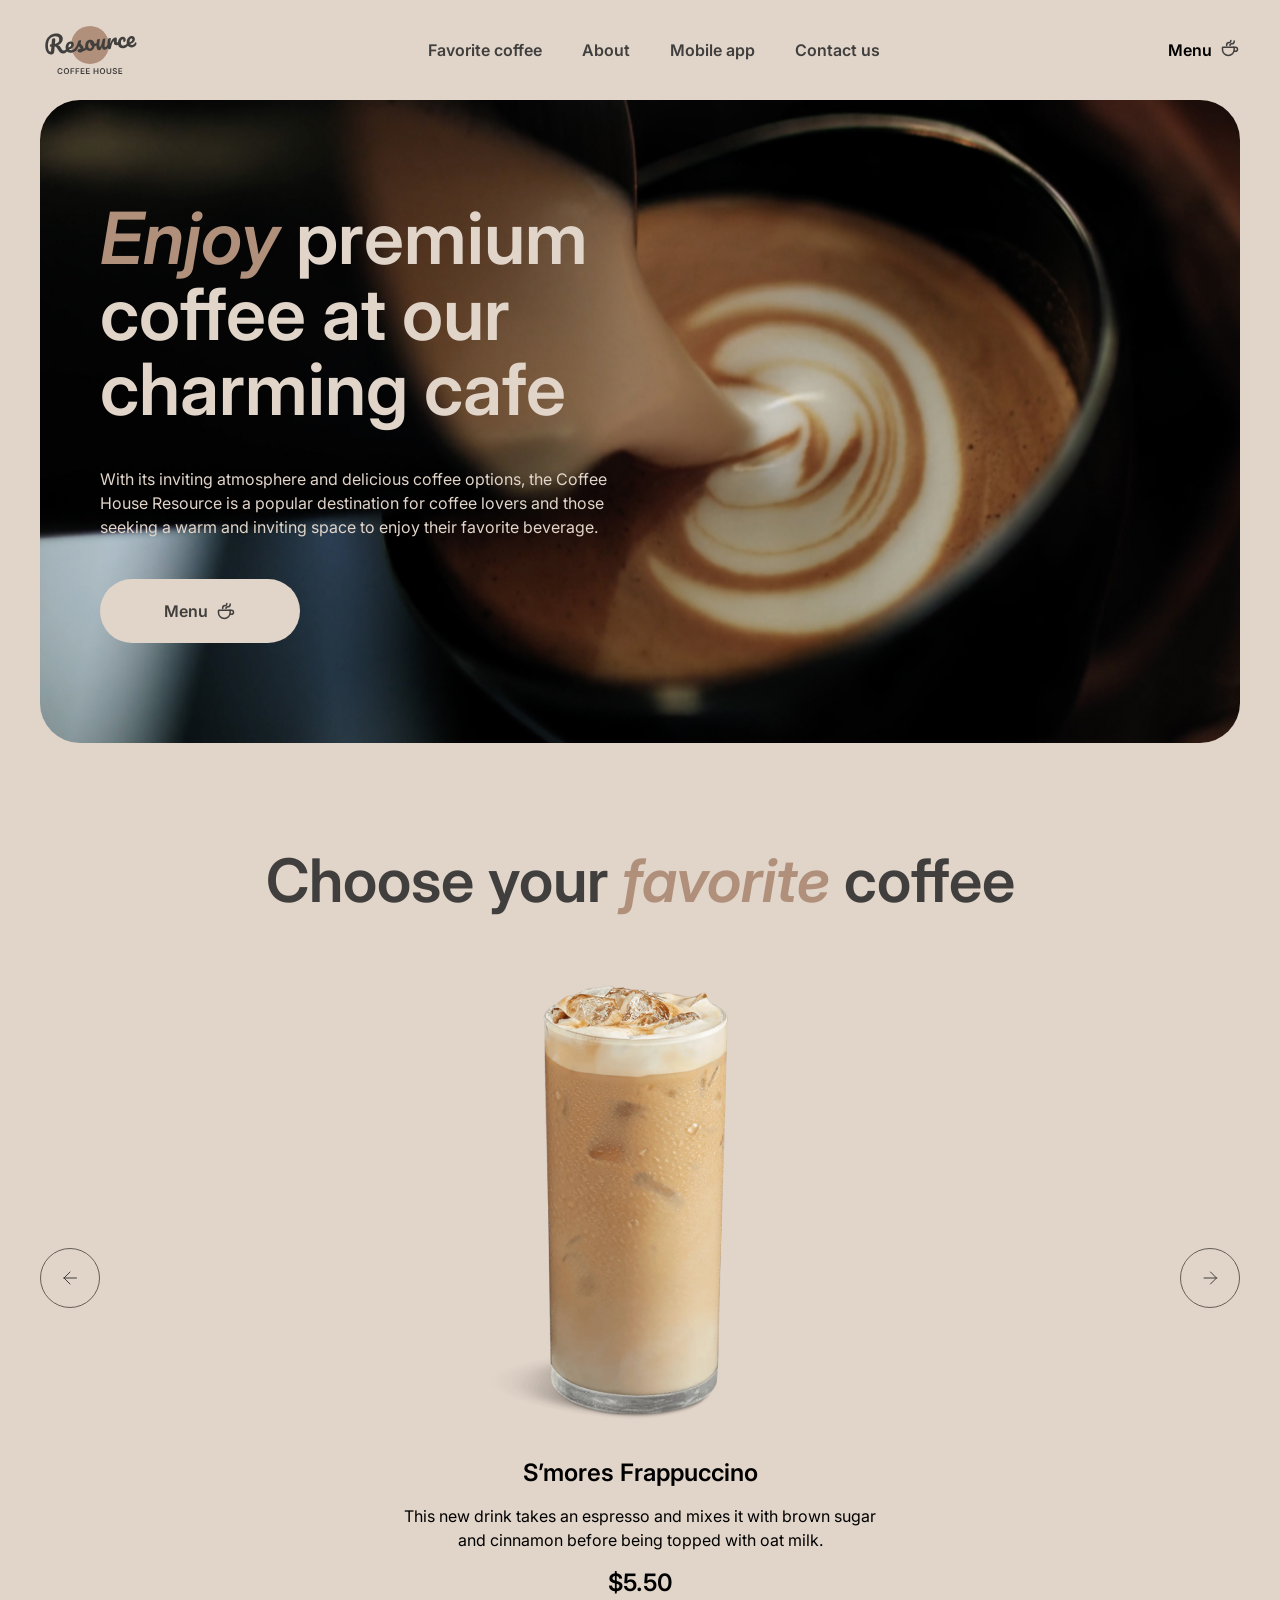
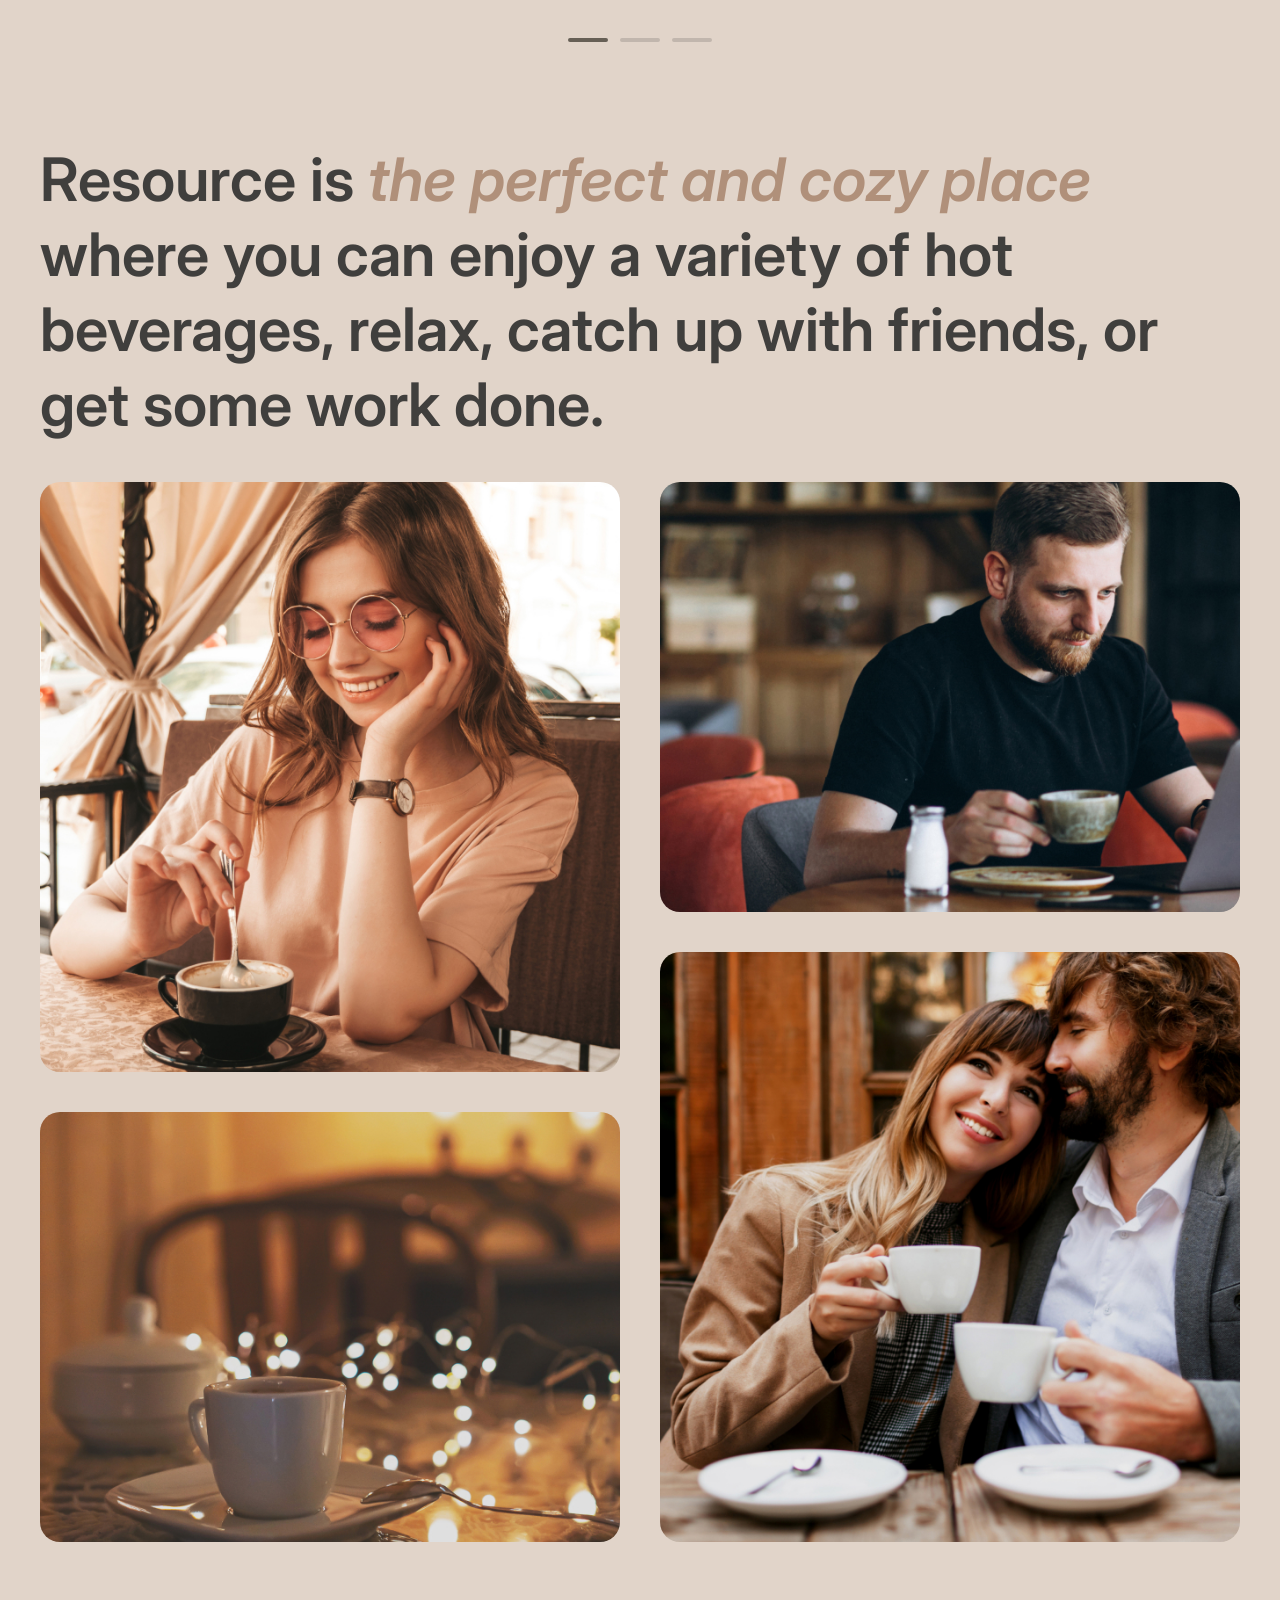
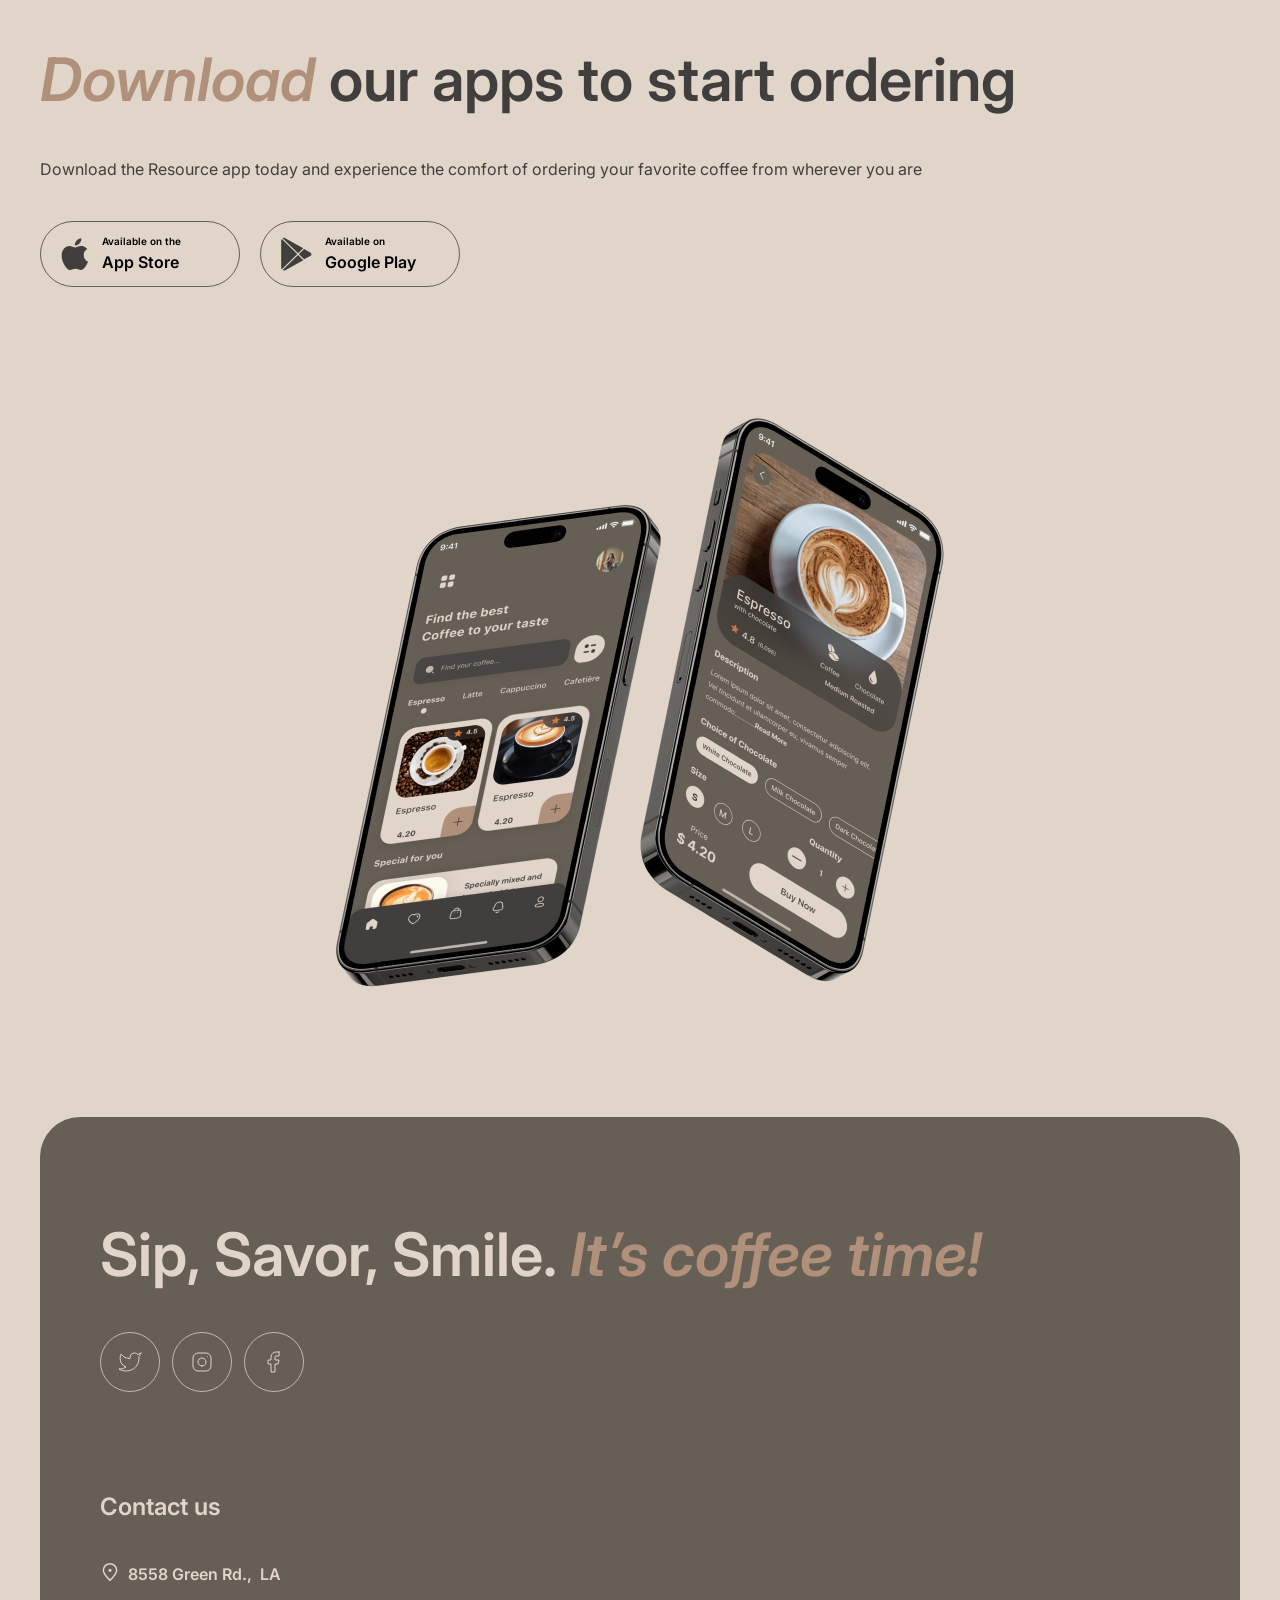
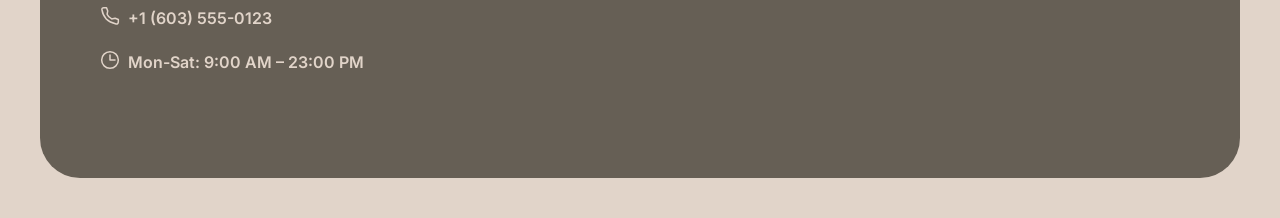
<file: home/index.html>
<!DOCTYPE html>
<html lang="en">

<head>
  <meta charset="UTF-8">
  <meta name="viewport" content="width=device-width, initial-scale=1.0">
  <title>Coffe-house</title>
  <link rel="preconnect" href="https://fonts.googleapis.com">
  <link rel="preconnect" href="https://fonts.gstatic.com" crossorigin>
  <link href="https://fonts.googleapis.com/css2?family=Inter:wght@400;600&display=swap" rel="stylesheet">
  <link rel="stylesheet" href="../assets/styles/normalize.css">
  <link rel="stylesheet" href="../assets/styles/common.css">
  <link rel="stylesheet" href="./assets/styles/style.css">
  <link rel="icon" type="image/x-icon" href="../assets/images/coffee-favicon.png">
</head>

<body>
  <div class="container">
    <div class="wrapper">
      <header class="header">
        <a href="../home/index.html" class="header__logo">
          <img src="../assets/images/logo.svg" alt="logo" class="logo__img">
        </a>
        <nav class="header__nav">
          <ul class="nav__ul">
            <li class="nav-ul__li">
              <a href="#favorite-coffee" class="li__a link-and-btn text-underline"> Favorite coffee </a>
            </li>
            <li class="nav-ul__li">
              <a href="#about" class="li__a link-and-btn text-underline"> About </a>
            </li>
            <li class="nav-ul__li">
              <a href="#mobile-app" class="li__a link-and-btn text-underline"> Mobile app </a>
            </li>
            <li class="nav-ul__li">
              <a href="#contact-us" class="li__a link-and-btn text-underline"> Contact us </a>
            </li>
          </ul>
        </nav>
        <a href="../menu/menu.html" class="header__menu text-underline">
          <p class="link-and-btn">Menu</p>
          <img src="../assets/images/coffee-cup.svg" alt="coffee-cup">
        </a>
        <div class="burger transition">
          <span class="burger__line"></span>
          <span class="burger__line"></span>
        </div>
      </header>

      <main class="main">
        <section class="section section-enjoy">
          <div class="video__wrapper">
            <video autoplay muted loop class="coffee__video">
              <source src="./assets/video/video.mp4" type="video/mp4">
              Your browser does not support HTML5 video.
            </video>
          </div>
          <div class="enjoy-content__wrapper">
            <div class="enjoy-content__container">
              <h1 class="heading-1 text-color-light">
                <span class="text-color-accent text-accent">Enjoy</span>
                premium coffee at our charming cafe
              </h1>
              <p class="text-medium text-color-light">With its inviting atmosphere and delicious coffee options, the
                Coffee House Resource is a popular destination for coffee lovers and those seeking a warm and inviting
                space to enjoy their favorite beverage.</p>
              <a href="../menu/menu.html" class="transition menu-btn link-and-btn text-color-dark">
                <p class="menu-btn__p transition">Menu</p>
                <img class="menu-btn__img transition" src="../assets/images/coffee-cup.svg" alt="coffee-cup">
              </a>
            </div>
          </div>
        </section>

        <section class="section section-favorite-coffee" id="favorite-coffee">
          <h2 class="heading-2 text-color-dark">
            Choose your
            <span class="text-accent text-color-accent">favorite</span>
            coffee
          </h2>

          <div class="slider__container">
            <div class="slider__wrapper">

              <div class="btn-left transition">
                <svg width="24" height="24" viewBox="0 0 24 24" fill="none" xmlns="http://www.w3.org/2000/svg">
                  <path class="transition" d="M18.5 12H6M6 12L12 6M6 12L12 18" stroke="#403F3D" stroke-linecap="round"
                    stroke-linejoin="round" />
                </svg>
              </div>

              <div class="row-slider">
                <!-- ONE MORE SLIDE -->
                <div class="slide">
                  <div class="slide__content">
                    <img class="slide__img" src="./assets/images/coffee-slider-1.png" alt="coffee">
                    <div class="slide__description">
                      <h3 class="heading-3">S’mores Frappuccino</h3>
                      <p class="text-medium">This new drink takes an espresso and mixes it with brown sugar and cinnamon
                        before being topped with oat milk.</p>
                      <h3 class="heading-3">$5.50</h3>
                    </div>
                  </div>
                </div>
                <!-- ONE MORE SLIDE -->
              </div>

              <div class="btn-right transition">
                <svg width="24" height="24" viewBox="0 0 24 24" fill="none" xmlns="http://www.w3.org/2000/svg">
                  <path class="transition" d="M6 12H18.5M18.5 12L12.5 6M18.5 12L12.5 18" stroke="#403F3D"
                    stroke-linecap="round" stroke-linejoin="round" />
                </svg>
              </div>

            </div>

            <div class="slider__controls">
              <div class="contols__line contols__line-active"></div>
              <div class="contols__line"></div>
              <div class="contols__line"></div>
            </div>
          </div>
        </section>

        <section class="section section-about" id="about">
          <h2 class="heading-2 text-color-dark">
            Resource is <span class="text-accent text-color-accent">the perfect and cozy place</span> where you can
            enjoy a variety of hot beverages, relax, catch up with friends, or get some work done.
          </h2>
          <div class="about__img-container">
            <figure class="about__figure about__figure-1">
              <img class="about__img transition" src="./assets/images/about-1.jpg" alt="photo">
            </figure>
            <figure class="about__figure about__figure-2">
              <img class="about__img transition" src="./assets/images/about-2.jpg" alt="photo">
            </figure>
            <figure class="about__figure about__figure-3">
              <img class="about__img transition" src="./assets/images/about-3.jpg" alt="photo">
            </figure>
            <figure class="about__figure about__figure-4">
              <img class="about__img transition" src="./assets/images/about-4.jpg" alt="photo">
            </figure>
          </div>
        </section>

        <section class="section section-mobile-app" id="mobile-app">
          <div class="mobile-app__offer">
            <h2 class="heading-2 text-color-dark">
              <span class="text-color-accent text-accent">Download</span> our apps to start ordering
            </h2>
            <p class="text-medium text-color-dark">Download the Resource app today and experience the comfort of
              ordering your favorite coffee from wherever you are</p>
            <div class="btn__wrapper">
              <a class="offer__btn transition" href="#">
                <svg width="28" height="33" viewBox="0 0 28 33" fill="none" xmlns="http://www.w3.org/2000/svg">
                  <path class="transition"
                    d="M22.7073 17.6307C22.6704 13.6324 26.065 11.6872 26.2203 11.5966C24.2977 8.86366 21.3178 8.49026 20.2707 8.46048C17.7679 8.20369 15.3403 9.92062 14.0654 9.92062C12.765 9.92062 10.8017 8.48529 8.68579 8.52747C5.96293 8.56841 3.41566 10.1055 2.0186 12.4923C-0.864579 17.359 1.28572 24.5108 4.04802 28.4446C5.42981 30.3712 7.04444 32.5223 9.15784 32.4466C11.2254 32.3635 11.9978 31.1614 14.4929 31.1614C16.9651 31.1614 17.6903 32.4466 19.8457 32.3983C22.0647 32.3635 23.4618 30.463 24.7952 28.519C26.392 26.3108 27.0333 24.1362 27.0588 24.0245C27.0066 24.0071 22.7493 22.4229 22.7073 17.6307Z"
                    fill="#403F3D" />
                  <path class="transition"
                    d="M18.6357 5.87268C19.7477 4.51675 20.5086 2.67205 20.2974 0.800049C18.6879 0.86952 16.675 1.88554 15.5159 3.21169C14.4903 4.38029 13.5742 6.29571 13.8109 8.097C15.6189 8.2285 17.4753 7.20752 18.6357 5.87268Z"
                    fill="#403F3D" />
                </svg>

                <div class="btn-text__wrapper">
                  <p class="text-caption">Available on the</p>
                  <p class="link-and-btn">App Store</p>
                </div>
              </a>
              <a class="offer__btn transition" href="#">
                <svg width="31" height="34" viewBox="0 0 31 34" fill="none" xmlns="http://www.w3.org/2000/svg">
                  <path class="transition"
                    d="M0.755796 2.20297C0.393349 2.57289 0.183594 3.14884 0.183594 3.89471V30.4994C0.183594 31.2453 0.393349 31.8212 0.755796 32.1911L0.845252 32.2723L16.1359 17.37V17.0181L0.845252 2.11575L0.755796 2.20297Z"
                    fill="#403F3D" />
                  <path class="transition"
                    d="M23.0776 22.34L17.9863 17.37V17.0181L23.0837 12.0482L23.1979 12.1128L29.2345 15.4617C30.9573 16.4121 30.9573 17.976 29.2345 18.9324L23.1979 22.2753L23.0776 22.34Z"
                    fill="#403F3D" />
                  <path class="transition"
                    d="M22.2733 23.2007L17.0617 18.1195L1.68164 33.1166C2.25384 33.7031 3.18695 33.7737 4.24807 33.1873L22.2733 23.2007Z"
                    fill="#403F3D" />
                  <path class="transition"
                    d="M22.2733 11.1876L4.24807 1.20103C3.18695 0.620579 2.25384 0.691254 1.68164 1.27772L17.0617 16.2688L22.2733 11.1876Z"
                    fill="#403F3D" />
                </svg>
                <div class="btn-text__wrapper">
                  <p class="text-caption">Available on</p>
                  <p class="link-and-btn">Google Play</p>
                </div>
              </a>
            </div>
          </div>
          <div class="mobile-app__mobile-screen">
            <img src="./assets/images/mobile-screens.png" alt="mobile screen">
          </div>
        </section>
      </main>

      <footer class="footer" id="contact-us">
        <div class="footer__offer">
          <div class="offer__title">
            <h2 class="text-color-light heading-2">Sip, Savor, Smile.
              <span class="text-color-accent text-accent">
                It’s coffee time!
              </span>
            </h2>
          </div>
          <div class="offer__socials">
            <a class="socials__btn transition" target="_blank" href="https://twitter.com/">
              <svg class="socials__svg" width="24" height="24" viewBox="0 0 24 24" fill="none"
                xmlns="http://www.w3.org/2000/svg">
                <path
                  d="M23 3.01006C23 3.01006 20.9821 4.20217 19.86 4.54006C19.2577 3.84757 18.4573 3.35675 17.567 3.13398C16.6767 2.91122 15.7395 2.96725 14.8821 3.29451C14.0247 3.62177 13.2884 4.20446 12.773 4.96377C12.2575 5.72309 11.9877 6.62239 12 7.54006V8.54006C10.2426 8.58562 8.50127 8.19587 6.93101 7.4055C5.36074 6.61513 4.01032 5.44869 3 4.01006C3 4.01006 -1 13.0101 8 17.0101C5.94053 18.408 3.48716 19.109 1 19.0101C10 24.0101 21 19.0101 21 7.51006C20.9991 7.23151 20.9723 6.95365 20.92 6.68006C21.9406 5.67355 23 3.01006 23 3.01006Z"
                  stroke="#E1D4C9" stroke-linecap="round" stroke-linejoin="round" />
              </svg>
            </a>
            <a class="socials__btn transition" target="_blank" href="https://www.instagram.com/">
              <svg class="socials__svg" width="24" height="24" viewBox="0 0 24 24" fill="none"
                xmlns="http://www.w3.org/2000/svg">
                <path
                  d="M12 16C14.2091 16 16 14.2091 16 12C16 9.79086 14.2091 8 12 8C9.79086 8 8 9.79086 8 12C8 14.2091 9.79086 16 12 16Z"
                  stroke="#E1D4C9" stroke-linecap="round" stroke-linejoin="round" />
                <path
                  d="M3 16V8C3 5.23858 5.23858 3 8 3H16C18.7614 3 21 5.23858 21 8V16C21 18.7614 18.7614 21 16 21H8C5.23858 21 3 18.7614 3 16Z"
                  stroke="#E1D4C9" />
                <path d="M17.5 6.51L17.51 6.49889" stroke="#E1D4C9" stroke-linecap="round" stroke-linejoin="round" />
              </svg>
            </a>
            <a class="socials__btn transition" target="_blank" href="https://www.facebook.com/">
              <svg class="socials__svg" width="24" height="24" viewBox="0 0 24 24" fill="none"
                xmlns="http://www.w3.org/2000/svg">
                <path
                  d="M17 2H14C12.6739 2 11.4021 2.52678 10.4645 3.46447C9.52678 4.40215 9 5.67392 9 7V10H6V14H9V22H13V14H16L17 10H13V7C13 6.73478 13.1054 6.48043 13.2929 6.29289C13.4804 6.10536 13.7348 6 14 6H17V2Z"
                  stroke="#E1D4C9" stroke-linecap="round" stroke-linejoin="round" />
              </svg>
            </a>
          </div>
        </div>
        <div class="footer__contact-us">
          <h3 class="text-color-light heading-3">Contact us</h3>
          <div class="contacts__container">
            <a target="_blank" href="https://maps.app.goo.gl/w24gxHsKRTri7NN66" class="contact__item text-underline">
              <img src="../assets/images/pin-alt.svg" alt="pin-alt">
              <p class="link-and-btn">
                8558 Green Rd.,&nbsp; LA
              </p>
            </a>
            <a href="tel:+16035550123" class="contact__item text-underline">
              <img src="../assets/images/phone.svg" alt="phone">
              <p class="link-and-btn">+1 (603) 555-0123</p>
            </a>
            <a class="contact__item text-underline">
              <img src="../assets/images/clock.svg" alt="clock">
              <p class="link-and-btn">
                Mon-Sat: 9:00 AM – 23:00 PM
              </p>
            </a>
          </div>
        </div>
      </footer>
    </div>
  </div>
</body>

</html>
</file>
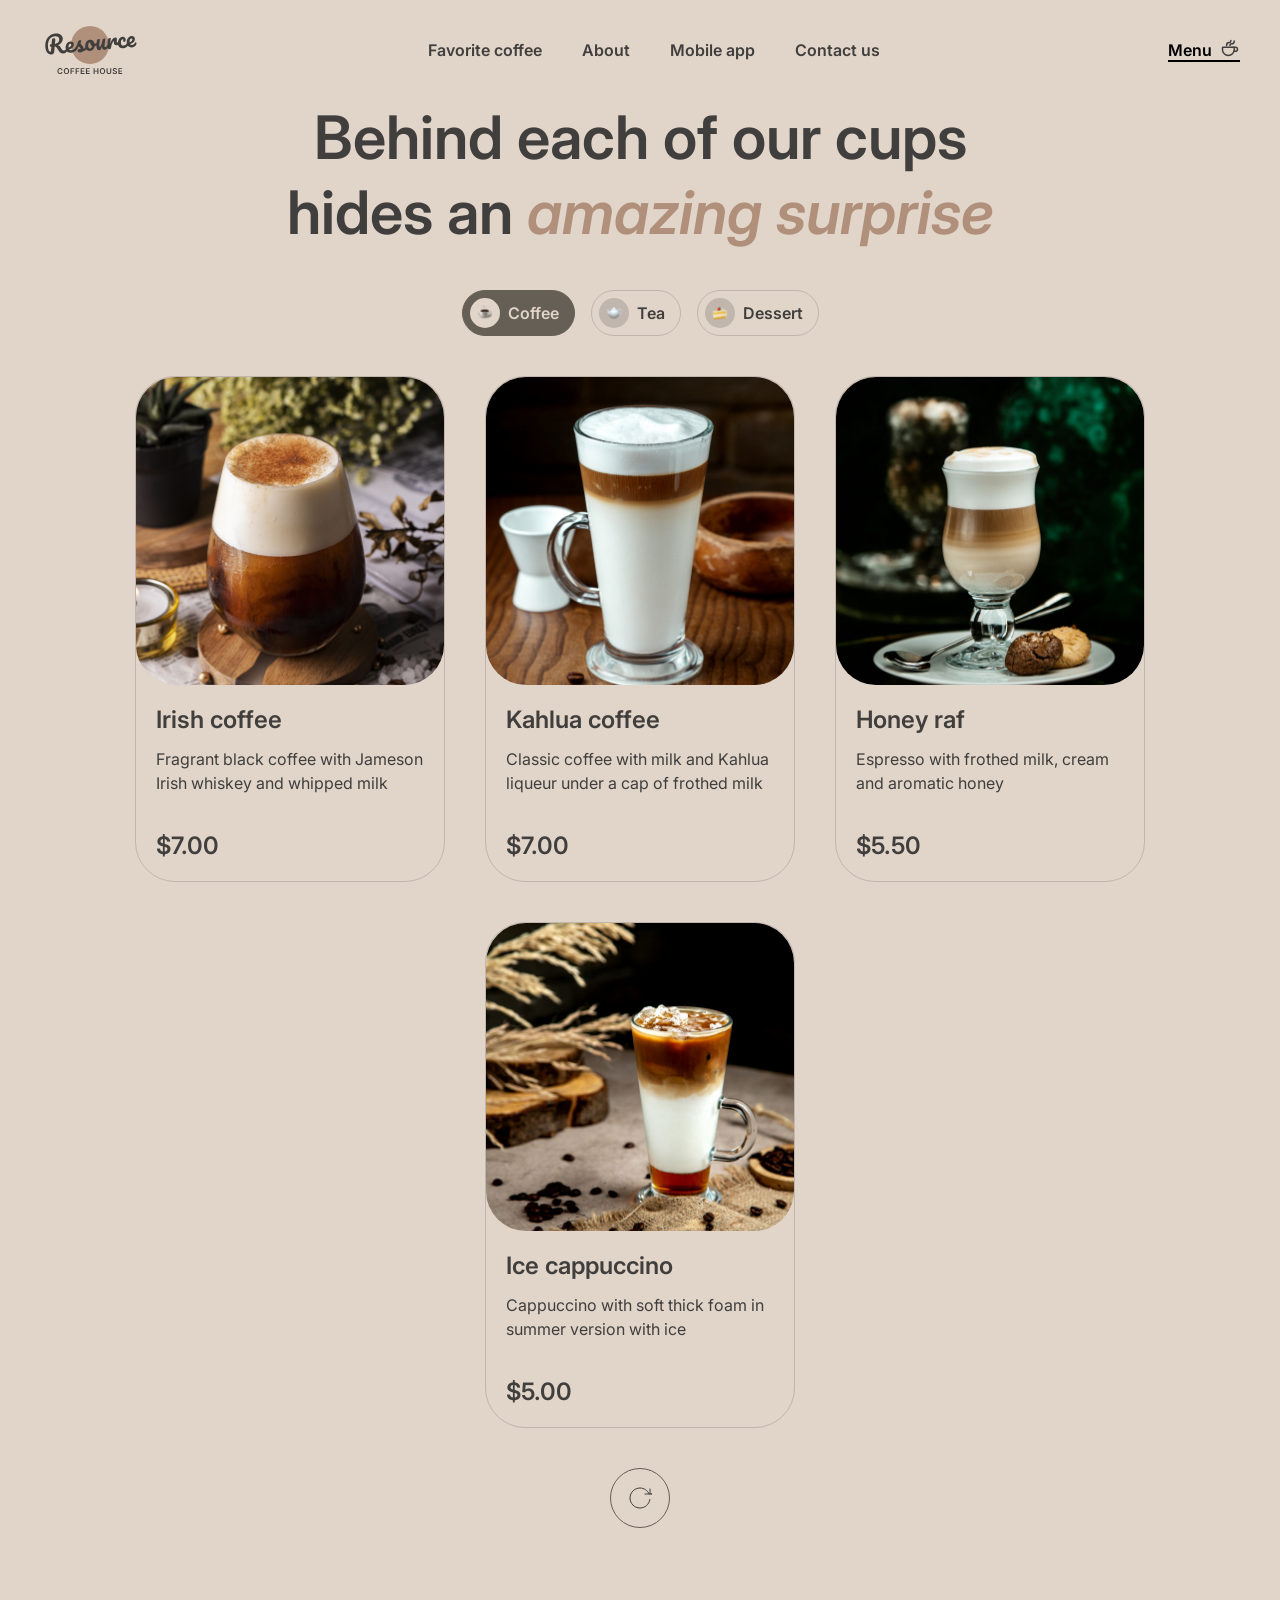
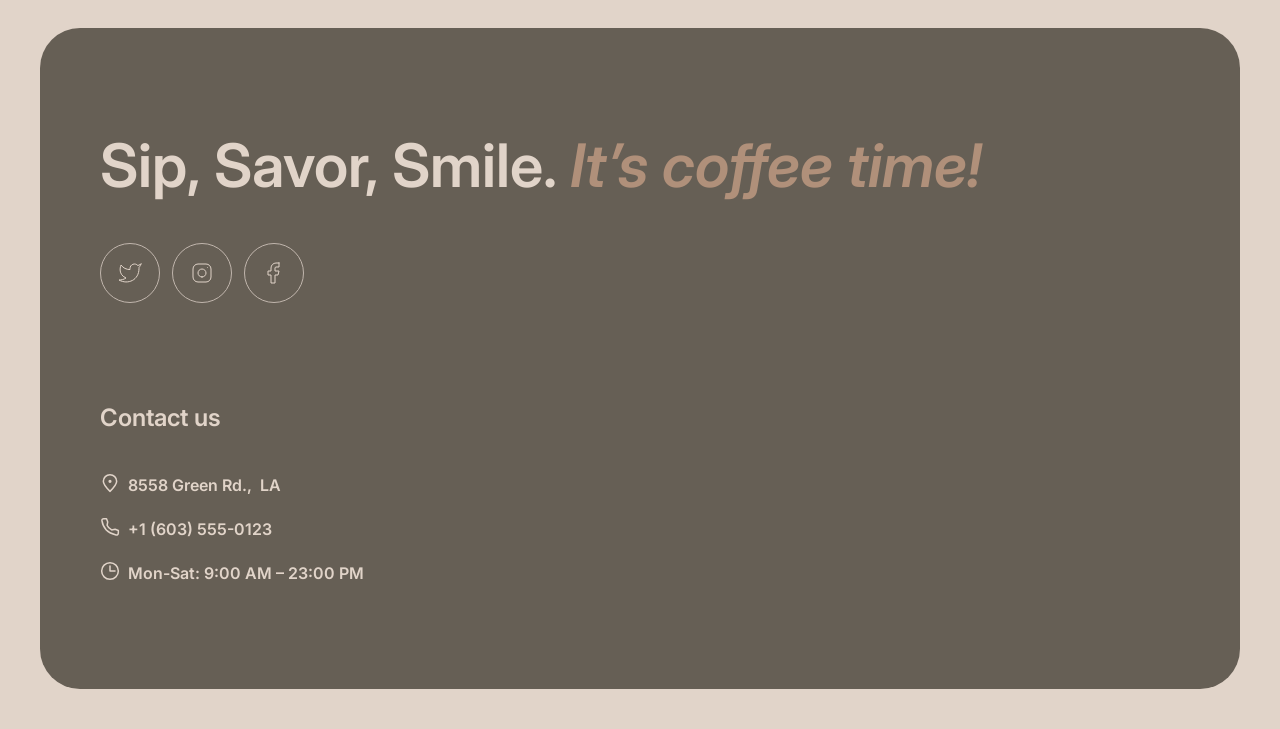
<file: menu/menu.html>
<!DOCTYPE html>
<html lang="en">

<head>
  <meta charset="UTF-8">
  <meta name="viewport" content="width=device-width, initial-scale=1.0">
  <title>Coffe-house</title>
  <link rel="preconnect" href="https://fonts.googleapis.com">
  <link rel="preconnect" href="https://fonts.gstatic.com" crossorigin>
  <link href="https://fonts.googleapis.com/css2?family=Inter:wght@400;600&display=swap" rel="stylesheet">
  <link rel="stylesheet" href="../assets/styles/normalize.css">
  <link rel="stylesheet" href="../assets/styles/common.css">
  <link rel="stylesheet" href="./assets/styles/style.css">
  <link rel="icon" type="image/x-icon" href="../assets/images/coffee-favicon.png">
</head>

<body>
  <div class="container">
    <div class="wrapper">
      <header class="header">
        <a href="../home/index.html" class="header__logo">
          <img src="../assets/images/logo.svg" alt="logo" class="logo__img">
        </a>
        <nav class="header__nav">
          <ul class="nav__ul">
            <li class="nav-ul__li">
              <a href="../home/index.html#favorite-coffee" class="li__a link-and-btn text-underline"> Favorite coffee
              </a>
            </li>
            <li class="nav-ul__li">
              <a href="../home/index.html#about" class="li__a link-and-btn text-underline"> About </a>
            </li>
            <li class="nav-ul__li">
              <a href="../home/index.html#mobile-app" class="li__a link-and-btn text-underline"> Mobile app </a>
            </li>
            <li class="nav-ul__li">
              <a href="#contact-us" class="li__a link-and-btn text-underline"> Contact us </a>
            </li>
          </ul>
        </nav>
        <a href="../menu/menu.html" style="pointer-events: none;"
          class="header__menu header__menu-active text-underline">
          <p class="link-and-btn">Menu</p>
          <img src="../assets/images/coffee-cup.svg" alt="coffee-cup">
        </a>
        <div class="burger transition">
          <span class="burger__line"></span>
          <span class="burger__line"></span>
        </div>
      </header>

      <main class="main section">
        <h1 class="heading-2 text-color-dark">Behind each of our cups hides an <span
            class="text-accent text-color-accent">amazing surprise</span></h1>
        <div class="menu__container">
          <div class="menu__btns">
            <div class="menu__btn transition menu__btn-active">
              <figure class="menu-btn__figure">
                <img class="menu-btn__img" src="./assets/images/coffee.svg" alt="icon">
              </figure>
              <p class="menu-btn__p link-and-btn">Coffee</p>
            </div>

            <div class="menu__btn transition">
              <figure class="menu-btn__figure">
                <img class="menu-btn__img" src="./assets/images/tea.svg" alt="icon">
              </figure>
              <p class="menu-btn__p link-and-btn">Tea</p>
            </div>

            <div class="menu__btn transition">
              <figure class="menu-btn__figure">
                <img class="menu-btn__img" src="./assets/images/dessert.svg" alt="icon">
              </figure>
              <p class="menu-btn__p link-and-btn">Dessert</p>
            </div>
          </div>

          <div class="menu__cards">
            <div class="menu__card text-color-dark">
              <figure class="card__figure">
                <img class="card__img transition" src="./assets/images/coffee-1.jpg" alt="card">
              </figure>
              <div class="card__description">
                <div class="card-description__text">
                  <h2 class="heading-3">Irish coffee</h2>
                  <p class="text-medium">Fragrant black coffee with Jameson Irish whiskey and whipped milk</p>
                </div>
                <h2 class="heading-3">$7.00</h2>
              </div>
            </div>
            <div class="menu__card text-color-dark">
              <figure class="card__figure">
                <img class="card__img transition" src="./assets/images/coffee-2.jpg" alt="card">
              </figure>
              <div class="card__description">
                <div class="card-description__text">
                  <h2 class="heading-3">Kahlua coffee</h2>
                  <p class="text-medium">Classic coffee with milk and Kahlua liqueur under a cap of frothed milk</p>
                </div>
                <h2 class="heading-3">$7.00</h2>
              </div>
            </div>
            <div class="menu__card text-color-dark">
              <figure class="card__figure">
                <img class="card__img transition" src="./assets/images/coffee-3.jpg" alt="card">
              </figure>
              <div class="card__description">
                <div class="card-description__text">
                  <h2 class="heading-3">Honey raf</h2>
                  <p class="text-medium">Espresso with frothed milk, cream and aromatic honey</p>
                </div>
                <h2 class="heading-3">$5.50</h2>
              </div>
            </div>
            <div class="menu__card text-color-dark">
              <figure class="card__figure">
                <img class="card__img transition" src="./assets/images/coffee-4.jpg" alt="card">
              </figure>
              <div class="card__description">
                <div class="card-description__text">
                  <h2 class="heading-3">Ice cappuccino</h2>
                  <p class="text-medium">Cappuccino with soft thick foam in summer version with ice</p>
                </div>
                <h2 class="heading-3">$5.00</h2>
              </div>
            </div>
            <div class="menu__card text-color-dark">
              <figure class="card__figure">
                <img class="card__img transition" src="./assets/images/coffee-5.jpg" alt="card">
              </figure>
              <div class="card__description">
                <div class="card-description__text">
                  <h2 class="heading-3">Espresso</h2>
                  <p class="text-medium">Classic black coffee</p>
                </div>
                <h2 class="heading-3">$4.50</h2>
              </div>
            </div>
            <div class="menu__card text-color-dark">
              <figure class="card__figure">
                <img class="card__img transition" src="./assets/images/coffee-6.jpg" alt="card">
              </figure>
              <div class="card__description">
                <div class="card-description__text">
                  <h2 class="heading-3">Latte</h2>
                  <p class="text-medium">Espresso coffee with the addition of steamed milk and dense milk foam</p>
                </div>
                <h2 class="heading-3">$5.50</h2>
              </div>
            </div>
            <div class="menu__card text-color-dark">
              <figure class="card__figure">
                <img class="card__img transition" src="./assets/images/coffee-7.jpg" alt="card">
              </figure>
              <div class="card__description">
                <div class="card-description__text">
                  <h2 class="heading-3">Latte macchiato</h2>
                  <p class="text-medium">Espresso with frothed milk and chocolate</p>
                </div>
                <h2 class="heading-3">$5.50</h2>
              </div>
            </div>
            <div class="menu__card text-color-dark">
              <figure class="card__figure">
                <img class="card__img transition" src="./assets/images/coffee-8.jpg" alt="card">
              </figure>
              <div class="card__description">
                <div class="card-description__text">
                  <h2 class="heading-3">Coffee with cognac</h2>
                  <p class="text-medium">Fragrant black coffee with cognac and whipped cream</p>
                </div>
                <h2 class="heading-3">$6.50</h2>
              </div>
            </div>
          </div>
          <div class="refresh-btn">
            <svg class="transition" width="24" height="24" viewBox="0 0 24 24" fill="none"
              xmlns="http://www.w3.org/2000/svg">
              <path
                d="M21.8883 13.5C21.1645 18.3113 17.013 22 12 22C6.47715 22 2 17.5228 2 12C2 6.47715 6.47715 2 12 2C16.1006 2 19.6248 4.46819 21.1679 8"
                stroke="#403F3D" stroke-linecap="round" stroke-linejoin="round" />
              <path d="M17 8h21.4C21.7314 8 22 7.73137 22 7.4V3" stroke="#403F3D" stroke-linecap="round"
                stroke-linejoin="round" />
            </svg>
          </div>
        </div>
      </main>

      <footer class="footer" id="contact-us">
        <div class="footer__offer">
          <div class="offer__title">
            <h2 class="text-color-light heading-2">Sip, Savor, Smile.
              <span class="text-color-accent text-accent">
                It’s coffee time!
              </span>
            </h2>
          </div>
          <div class="offer__socials">
            <a class="socials__btn transition" target="_blank" href="https://twitter.com/">
              <svg class="socials__svg" width="24" height="24" viewBox="0 0 24 24" fill="none"
                xmlns="http://www.w3.org/2000/svg">
                <path
                  d="M23 3.01006C23 3.01006 20.9821 4.20217 19.86 4.54006C19.2577 3.84757 18.4573 3.35675 17.567 3.13398C16.6767 2.91122 15.7395 2.96725 14.8821 3.29451C14.0247 3.62177 13.2884 4.20446 12.773 4.96377C12.2575 5.72309 11.9877 6.62239 12 7.54006V8.54006C10.2426 8.58562 8.50127 8.19587 6.93101 7.4055C5.36074 6.61513 4.01032 5.44869 3 4.01006C3 4.01006 -1 13.0101 8 17.0101C5.94053 18.408 3.48716 19.109 1 19.0101C10 24.0101 21 19.0101 21 7.51006C20.9991 7.23151 20.9723 6.95365 20.92 6.68006C21.9406 5.67355 23 3.01006 23 3.01006Z"
                  stroke="#E1D4C9" stroke-linecap="round" stroke-linejoin="round" />
              </svg>
            </a>
            <a class="socials__btn transition" target="_blank" href="https://www.instagram.com/">
              <svg class="socials__svg" width="24" height="24" viewBox="0 0 24 24" fill="none"
                xmlns="http://www.w3.org/2000/svg">
                <path
                  d="M12 16C14.2091 16 16 14.2091 16 12C16 9.79086 14.2091 8 12 8C9.79086 8 8 9.79086 8 12C8 14.2091 9.79086 16 12 16Z"
                  stroke="#E1D4C9" stroke-linecap="round" stroke-linejoin="round" />
                <path
                  d="M3 16V8C3 5.23858 5.23858 3 8 3H16C18.7614 3 21 5.23858 21 8V16C21 18.7614 18.7614 21 16 21H8C5.23858 21 3 18.7614 3 16Z"
                  stroke="#E1D4C9" />
                <path d="M17.5 6.51L17.51 6.49889" stroke="#E1D4C9" stroke-linecap="round" stroke-linejoin="round" />
              </svg>
            </a>
            <a class="socials__btn transition" target="_blank" href="https://www.facebook.com/">
              <svg class="socials__svg" width="24" height="24" viewBox="0 0 24 24" fill="none"
                xmlns="http://www.w3.org/2000/svg">
                <path
                  d="M17 2H14C12.6739 2 11.4021 2.52678 10.4645 3.46447C9.52678 4.40215 9 5.67392 9 7V10H6V14H9V22H13V14H16L17 10H13V7C13 6.73478 13.1054 6.48043 13.2929 6.29289C13.4804 6.10536 13.7348 6 14 6H17V2Z"
                  stroke="#E1D4C9" stroke-linecap="round" stroke-linejoin="round" />
              </svg>
            </a>
          </div>
        </div>
        <div class="footer__contact-us">
          <h2 class="text-color-light heading-3">Contact us</h2>
          <div class="contacts__container">
            <a target="_blank" href="https://maps.app.goo.gl/w24gxHsKRTri7NN66" class="contact__item text-underline">
              <img src="../assets/images/pin-alt.svg" alt="pin-alt">
              <p class="link-and-btn">
                8558 Green Rd.,&nbsp; LA
              </p>
            </a>
            <a href="tel:+16035550123" class="contact__item text-underline">
              <img src="../assets/images/phone.svg" alt="phone">
              <p class="link-and-btn">+1 (603) 555-0123</p>
            </a>
            <a class="contact__item text-underline">
              <img src="../assets/images/clock.svg" alt="clock">
              <p class="link-and-btn">
                Mon-Sat: 9:00 AM – 23:00 PM
              </p>
            </a>
          </div>
        </div>
      </footer>
    </div>
  </div>
</body>

</html>
</file>
<file: assets/styles/common.css>
@import url('./root.css');

.text-color-dark {
  color: var(--text-color-dark);
}

.text-color-light {
  color: var(--text-color-light);
}

.text-color-accent {
  color: var(--text-color-accent);
}

html {
  font-family: 'Inter', sans-serif;
  scroll-behavior: smooth;
}

.text-accent {
  font-style: italic;
}

.text-underline {
  background-image: linear-gradient(currentColor, currentColor);
  background-position: 50% 100%;
  background-repeat: no-repeat;
  background-size: 0% 2px;
  transition: background-size .3s;
}

.transition {
  transition: all 0.5s;
}

.heading-1 {
  font-size: 72px;
  font-weight: 600;
  line-height: 105%;
}

.heading-2 {
  font-size: 60px;
  font-weight: 600;
  line-height: 125%;
}

.heading-3 {
  font-size: 24px;
  font-weight: 600;
  line-height: 125%;
}

.text-medium {
  font-size: 16px;
  font-weight: 400;
  line-height: 150%;
}

.text-caption {
  font-size: 10px;
  font-weight: 600;
  line-height: 140%;
}

.link-and-btn {
  font-size: 16px;
  font-weight: 600;
  line-height: 150%;
}

.burger-link {
  font-size: 32px;
  font-weight: 600;
  line-height: 125%;
}

.container {
  width: 100%;
  height: 100%;
  background-color: var(--bg-color-body);
}

.wrapper {
  margin: 0 auto;
  max-width: 1440px;
  padding: 0px 40px 40px 40px;
}

/*-------------------------------------------------- HEADER --------------------------------------------------*/

.header {
  display: flex;
  align-items: center;
  justify-content: space-between;
  padding: 20px 0px;
}

.header__nav {
  display: flex;
  align-items: center;
}

.nav__ul {
  display: flex;
  text-align: center;
  gap: 40px;
}

.li__a {
  display: block;
  width: 100%;
  height: 100%;
  color: var(--text-color-dark);
}

.header__menu {
  display: flex;
  gap: 8px;
}

.burger {
  display: none;
  flex-direction: column;
  gap: 6px;
  width: 44px;
  height: 44px;
  align-items: center;
  justify-content: center;
  border-radius: 100px;
  border: 1px solid var(--border-color-dark);
  color: var(--text-color-dark);
}

.burger__line {
  width: 18px;
  border: 1px solid currentColor;
  border-radius: 50px;
}

/*-------------------------------------------------- MAIN --------------------------------------------------*/

.section {
  margin-bottom: 100px;
}

/*-------------------------------------------------- FOOTER --------------------------------------------------*/

.footer {
  display: flex;
  align-items: center;
  gap: 100px;
  padding: 100px;
  background-color: var(--bg-color-container);
  border-radius: 40px;
}

.footer__offer, .footer__contact-us {
  width: 50%;
}

.footer__offer {
  display: flex;
  flex-direction: column;
  gap: 40px;
}

.offer__socials {
  display: flex;
  gap: 12px;
}

.socials__btn {
  padding: 17px;
  background-color: transparent;
  border: 1px solid var(--border-color-light);
  border-radius: 50%;
}

.socials__svg>path {
  transition: stroke 0.3s;
}

.footer__contact-us {
  display: flex;
  flex-direction: column;
  gap: 40px;
}

.contacts__container {
  display: flex;
  flex-direction: column;
  gap: 20px;
}

.contact__item {
  display: flex;
  gap: 8px;
  width: fit-content;
  color: var(--text-color-light);
}

/* Switch off :hover for mobile and tablet */

@media (pointer:fine) and (hover:hover) {

  .text-underline:hover {
    cursor: pointer;
    background-size: 100% 2px;
    transition: background-size .3s;
  }

  .transition:hover {
    transition: all 0.5s;
  }

  .burger:hover {
    cursor: pointer;
    border-color: var(--bg-color-container);
    background-color: var(--bg-color-container);
    color: var(--text-color-light);
  }

  .socials__btn:hover {
    cursor: pointer;
    background-color: var(--bg-color-body);
  }

  .socials__btn:hover .socials__svg>path {
    stroke: var(--text-color-dark);
    transition: stroke 0.3s;
  }

  .contact__item:hover:last-child {
    cursor: default;
    background-size: 0%;
  }

}

/*-------------------------------------------------- MEDIA QUERIES --------------------------------------------------*/

/* for 768px / tablet */
@media(max-width: 1439px) {
  .wrapper {
    max-width: 100vw;
  }

  /*-------------------------------------------------- HEADER --------------------------------------------------*/

  @media(max-width: 900px) {
    .header__nav, .header__menu {
      display: none
    }

    .burger {
      display: flex;
    }
  }

  /*-------------------------------------------------- FOOTER --------------------------------------------------*/

  .footer {
    flex-direction: column;
    padding: 100px 60px 104px 60px;
  }

  .footer__offer, .footer__contact-us {
    width: 100%;
  }

}

/* for 380px / mobile */
@media(max-width: 767px) {
  .wrapper {
    padding: 0px 16px 40px 16px;
  }

  .heading-1 {
    font-size: 42px;
    font-weight: 600;
    line-height: 115%;
  }

  .heading-2 {
    font-size: 32px;
    font-weight: 600;
    line-height: 125%;
  }

  .footer {
    padding: 60px 16px 62px 16px;
    gap: 40px;
  }

}
</file>
<file: home/assets/styles/style.css>
@import url('/assets/styles/root.css');

/*-------------------------------------------------- SECTION - HEADER --------------------------------------------------*/

.section-enjoy {
  display: flex;
  position: relative;
  display: flex;
}

.video__wrapper {
  z-index: 0;
  position: absolute;
  width: 100%;
  height: 100%;
  overflow: hidden;
  background: url(../images/video-bg-image.jpg) no-repeat center center;
  border-radius: 40px;
}

.coffee__video {
  position: absolute;
  top: 50%;
  left: 50%;
  transform: translate(-50%, -50%);
}

.enjoy-content__wrapper {
  z-index: 1;
  padding: 100px;
}

.enjoy-content__container {
  display: flex;
  flex-direction: column;
  gap: 40px;
  max-width: 530px;
}

.menu-btn {
  display: flex;
  position: relative;
  align-items: center;
  justify-content: center;
  border-radius: 100px;
  width: 200px;
  height: 64px;
  background-color: var(--bg-color-body);
}

.menu-btn__p {
  position: absolute;
  left: 78px;
}

.menu-btn__img {
  position: absolute;
  left: 116px;
  opacity: 0;
  height: fit-content;
}

/*-------------------------------------------------- SECTION 1 - FAVORITE COFFEE --------------------------------------------------*/

.section-favorite-coffee {
  display: flex;
  flex-direction: column;
  align-items: center;
  text-align: center;
  gap: 40px;
}

.slider__container {
  width: 100%;
  display: flex;
  flex-direction: column;
  align-items: center;
  gap: 40px;
}

.slider__wrapper {
  display: flex;
  justify-content: center;
  position: relative;
  width: 100%;
}

.btn-left, .btn-right {
  position: absolute;
  top: calc(50% - 30px);
  border: 1px solid var(--border-color-dark);
  border-radius: 100px;
  padding: 17px;
}

.btn-left {
  left: 4px;
}

.btn-right {
  right: 4px;
}

.row-slider {
  width: 1152px;
  display: flex;
  justify-content: center;
}

.slide__content {
  max-width: 480px;
  display: flex;
  flex-direction: column;
  align-items: center;
  text-align: center;
  gap: 20px;
}

.slide__img {
  width: 480px;
  height: 480px;
}

.slide__description {
  display: flex;
  flex-direction: column;
  gap: 16px;
}

.slider__controls {
  display: flex;
  gap: 12px;
}

.contols__line {
  width: 40px;
  border: 2px solid var(--border-color-light);
  border-radius: 100px;
}

.contols__line-active {
  border-color: var(--border-color-dark);
}

/*-------------------------------------------------- SECTION 2 - ABOUT --------------------------------------------------*/

.section-about {
  display: flex;
  flex-direction: column;
  align-items: center;
  gap: 40px;
}

.about__img-container {
  display: grid;
  grid-gap: 40px;
  grid-template-columns: repeat(2, 1fr);
  grid-template-rows: 430px 120px 430px;
}

.about__figure {
  display: flex;
  align-items: center;
  overflow: hidden;
  border-radius: 20px;
}

.about__img {
  width: 100%;
  height: auto;
  object-fit: cover;
  transform: scale(1.1);
}

.about__figure-1 {
  grid-area: 1 / 1 / 3 / 2;
}

.about__figure-2 {
  grid-area: 3 / 1 / 4 / 2;
}

.about__figure-3 {
  grid-area: 1 / 2 / 2 / 3;
}

.about__figure-4 {
  grid-area: 2 / 2 / 4 / 3;
}

/*-------------------------------------------------- SECTION 3 - ABOUT --------------------------------------------------*/

.section-mobile-app {
  display: flex;
  gap: 100px;
  align-items: center;
}

.mobile-app__offer {
  width: 100%;
  display: flex;
  flex-direction: column;
  gap: 40px;
}

.mobile-app__mobile-screen {
  width: 630px;
  height: 630px;
}

.btn__wrapper {
  display: flex;
  gap: 20px;
}

.offer__btn {
  display: flex;
  align-items: center;
  gap: 13px;
  width: 200px;
  padding: 12px 20px;
  border-radius: 100px;
  border: 1px solid var(--border-color-dark);
}

.btn-text__wrapper {
  display: flex;
  flex-direction: column;
  gap: 2px;
}

/* Switch off :hover for mobile and tablet */

@media (pointer:fine) and (hover:hover) {

  .menu-btn:hover>.menu-btn__p {
    left: 64px;
  }

  .menu-btn:hover>.menu-btn__img {
    opacity: 1;
  }

  .btn-left:hover, .btn-right:hover {
    cursor: pointer;
    border-color: var(--bg-color-container);
    background-color: var(--bg-color-container);
  }

  .btn-left:hover>svg>path, .btn-right:hover>svg>path {
    stroke: var(--text-color-light);
  }

  .about__img:hover {
    transform: scale(1);
  }

  .offer__btn:hover {
    border-color: var(--bg-color-container);
    background-color: var(--bg-color-container);
    color: var(--text-color-light);
  }

  .offer__btn:hover>svg>path {
    fill: var(--text-color-light);
  }

}

/*-------------------------------------------------- MEDIA QUERIES --------------------------------------------------*/

/* for 768px / tablet */
@media(max-width: 1439px) {

  /*-------------------------------------------------- SECTION - HEADER --------------------------------------------------*/

  .enjoy-content__wrapper {
    padding: 100px 98px 100px 60px;
  }

  .menu-btn, .menu-btn__p, .menu-btn__img {
    position: static;
  }

  .menu-btn__img {
    opacity: 1;
  }

  .menu-btn {
    gap: 8px;
  }

  /*-------------------------------------------------- SECTION 1 - FAVORITE COFFEE --------------------------------------------------*/

  .btn-left {
    left: 0;
  }

  .btn-right {
    right: 0;
  }

  /*-------------------------------------------------- SECTION 2 - ABOUT --------------------------------------------------*/

  @media(max-width: 1200px) {
    .about__figure {
      grid-area: auto;
    }
  
    .about__figure-2, .about__figure-3 {
      display: none;
    }
  
    .about__img {
      transform: scale(1.05);
    }
  
    .about__img-container {
      grid-template-columns: repeat(1, 100%);
      grid-template-rows: repeat(2, 590px);
    }
  }
 
  /*-------------------------------------------------- SECTION 3 - ABOUT --------------------------------------------------*/

  .section-mobile-app {
    flex-wrap: wrap;
    justify-content: center;
  }
}

/* for 380px / mobile */
@media(max-width: 767px) {

  /*-------------------------------------------------- SECTION - HEADER --------------------------------------------------*/

  .enjoy-content__wrapper {
    padding: 60px 16px;
  }

  /*-------------------------------------------------- SECTION 1 - FAVORITE COFFEE --------------------------------------------------*/

  .btn-left, .btn-right {
    display: none;
  }

  .slide__img {
    width: 348px;
    height: 348px;
  }

  /*-------------------------------------------------- SECTION 2 - ABOUT --------------------------------------------------*/

  .about__img {
    transform: scale(1.2);
  } 

  @media(max-width: 550px) {
    .about__img {
      transform: scale(1.6);
    }
  }

  @media(max-width: 400px) {
    .about__img {
      transform: scale(2.1);
    }
  }

  @media (pointer:fine) and (hover:hover) {
    .about__img:hover {
      transform: scale(1.5);
    }
  }
  
  /*-------------------------------------------------- SECTION 3 - ABOUT --------------------------------------------------*/

  .section-mobile-app {
    gap: 40px;
  }

  .mobile-app__mobile-screen {
    width: 348px;
    height: 348px;
  }

  .btn__wrapper{
    flex-direction: column;
  }

  .offer__btn{
    padding: 11px 20px;
  }

}
</file>
<file: menu/assets/styles/style.css>
@import url('/assets/styles/root.css');

.header__menu-active {
  background-size: 100% 2px;
}

.main {
  display: flex;
  flex-direction: column;
  align-items: center;
  text-align: center;
  gap: 40px;
}

.main>h1 {
  max-width: 800px;
}

.menu__container {
  display: flex;
  flex-direction: column;
  gap: 40px;
  align-items: center;
}

.menu__btns {
  display: flex;
  gap: 16px;
}

.menu__btn {
  display: flex;
  align-items: center;
  gap: 8px;
  padding: 7px 15px 7px 7px;
  border: 1px solid var(--border-color-light);
  border-radius: 100px;
}

.menu__btn-active {
  border-color: var(--bg-color-container);
  background-color: var(--bg-color-container);
}

.menu__btn-active>p {
  color: var(--text-color-light);
}

.menu__btn-active>figure {
  background-color: var(--bg-color-body);
}

.menu-btn__figure {
  display: flex;
  align-items: center;
  justify-content: center;
  width: 30px;
  height: 30px;
  border-radius: 100%;
  background-color: var(--border-color-light);
}

.menu-btn__img {
  width: 16px;
  height: 24px;
}

.menu-btn__p {
  color: var(--text-color-dark);
}

.menu__cards {
  display: flex;
  justify-content: center;
  flex-wrap: wrap;
  gap: 40px 40px;
}

.menu__card {
  max-width: 310px;
  border-radius: 40px;
  border: 1px solid var(--border-color-light);
}

.card__figure {
  display: flex;
  align-items: center;
  overflow: hidden;
  border-radius: 40px;
}

.card__img {
  width: 100%;
  height: auto;
  object-fit: cover;
  transform: scale(1.1);
}

.card__description {
  display: flex;
  justify-content: space-between;
  height: 196px;
  flex-direction: column;
  text-align: left;
  padding: 20px;
}

.card-description__text {
  display: flex;
  flex-direction: column;
  gap: 12px;
}

.refresh-btn {
  display: none;
  width: 60px;
  height: 60px;
  border: 1px solid var(--border-color-dark);
  border-radius: 100px;
  align-items: center;
  justify-content: center;
}

.refresh-btn:active>svg {
  transform: rotate(360deg);
}

/* Switch off :hover for mobile and tablet */

@media (pointer:fine) and (hover:hover) {

  .header__menu-active:hover {
    cursor: default;
  }

  .menu__btn:hover {
    border-color: var(--bg-color-container);
    background-color: var(--bg-color-container);
  }

  .menu__btn:hover {
    cursor: pointer;
  }

  .menu__btn-active:hover {
    cursor: default;
  }

  .menu__btn:hover>p {
    color: var(--text-color-light);
  }

  .menu__btn:hover>figure {
    background-color: var(--bg-color-body);
  }

  .menu__card:hover .card__img {
    transform: scale(1);
  }

  .refresh-btn:hover {
    cursor: pointer;
  }

  .refresh-btn:hover>svg {
    transform: rotate(180deg);
  }

}

/* for 768px / tablet */
@media(max-width: 1439px) {
  .menu__card:nth-child(n+5) {
    display: none;
  }

  .refresh-btn {
    display: flex;
  }

}

/* for 380px / mobile */
@media(max-width: 767px) {

  .menu__btns{
    gap: 8px;
  }
}
</file>
